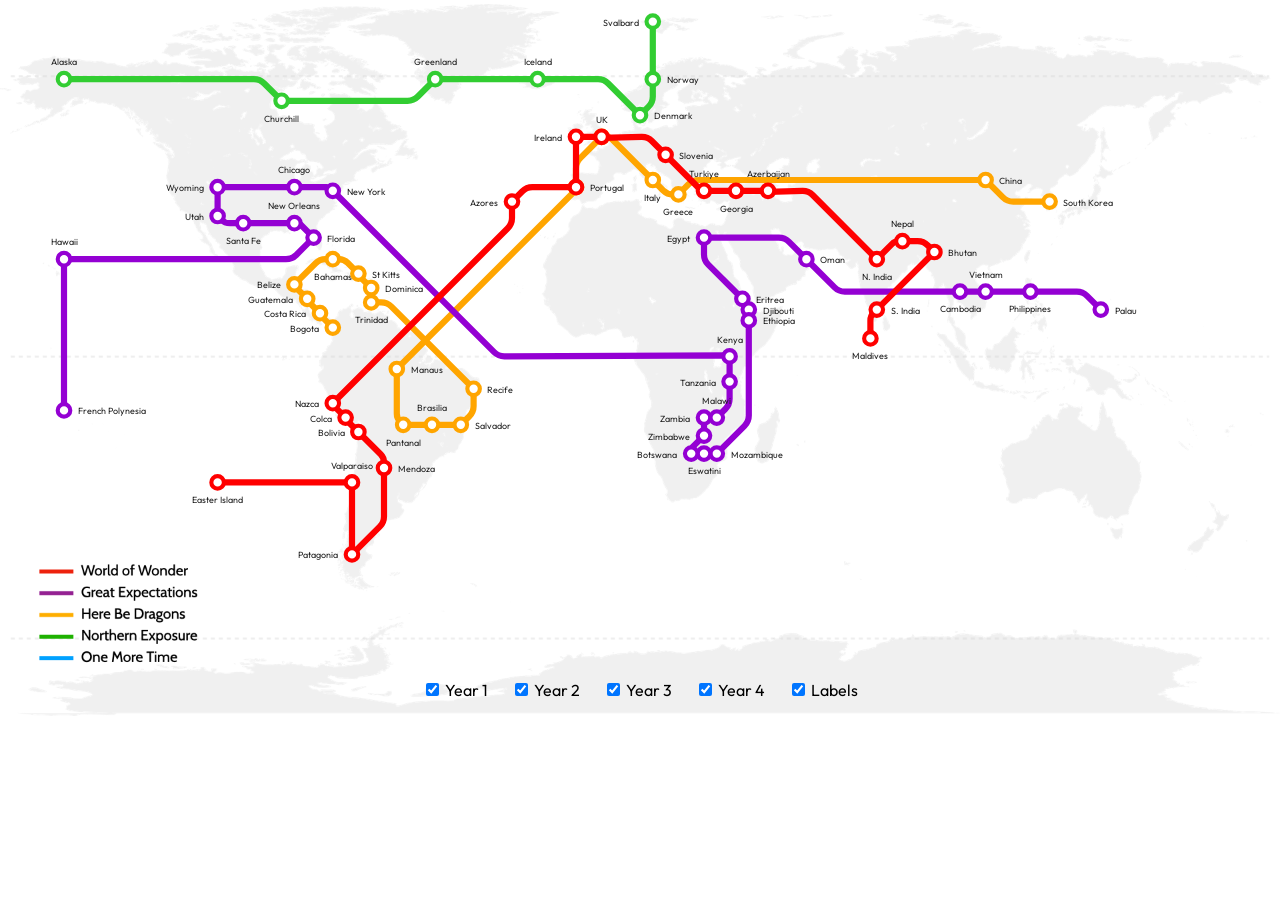
<file: index.html>
<!DOCTYPE html>
<html lang="en">
<head>
  <meta charset="UTF-8">
  <meta name="viewport" content="width=device-width, initial-scale=1.0">
  <title>Stylised Route Map (Clean Joins)</title>

  <link href="https://fonts.googleapis.com/css2?family=Material+Symbols+Outlined" rel="stylesheet">

  <link rel="preconnect" href="https://fonts.googleapis.com">
  <link rel="preconnect" href="https://fonts.gstatic.com" crossorigin>
  <link href="https://fonts.googleapis.com/css2?family=Outfit:wght@100..900&display=swap" rel="stylesheet">

  <style>
    body { font-family: Outfit, sans-serif; margin:0; padding:0px; text-align:center; }

    .controls { margin: -40px; }
    label { margin: 0 10px; cursor: pointer; }

    .map-container { position: relative; display:inline-block; max-width:100%; }
    .map-container img { width:100%; display:block; }

    svg { position:absolute; top:0; left:0; width:100%; height:100%; }

    .label { font-size:0.7vw; fill:#222; }

    /* PANEL */
    #info-panel {
      position: fixed;
      top: 0; right: 0;
      width: 360px;
      height: 100vh;
      background: #fff;
      border-left: 1px solid #ddd;
      overflow-y: auto;
      transform: translateX(100%);
      transition: transform 0.22s ease;
      z-index: 100;
      text-align: center;
    }

    #info-panel.open { transform: translateX(0); }

    #panel-header {
      padding: 16px 14px 12px;
      border-bottom: 1px solid #eee;
      display: flex;
      justify-content: space-between;
      gap: 8px;
      position: sticky;
      top: 0;
      background: #fff;
      z-index: 2;
    }

    /* UPDATED HEADINGS (your request #1) */
    #panel-title {
      font-size: 24px;
      font-weight: 700;
      color: #111;
    }

    #panel-subtitle {
      font-size: 12px;
      color: #888;
      margin-top: 2px;
      text-align: left;
    }

    #panel-close {
      background: none;
      border: none;
      color: #aaa;
      font-size: 20px;
      cursor: pointer;
    }

    #panel-body {
      padding: 12px 14px 24px;
      display: flex;
      flex-direction: column;
      gap: 10px;
    }

    /* CARD HEADINGS UPDATED */
    .info-card-label {
      font-size: 16px;
      font-weight: 700;
      text-transform: none;
      letter-spacing: 0;
      color: #333;
      margin-bottom: 8px;
    }

    .info-card {
      background: #f8f8f8;
      border: 1px solid #e8e8e8;
      border-radius: 8px;
      padding: 12px 13px;
    }

    .info-card p {
      font-size: 14px;
      color: #555;
      line-height: 1.5;
    }

    /* Best time to go */
    .besttime-grid {
      display: grid !important;
      grid-template-columns: repeat(12, 1fr);
      gap: 4px;
      margin-top: 6px;
    }

    .besttime-cell {

      height: 26px;
      border-radius: 6px;
      display: flex;
      align-items: center;
      justify-content: center;
      font-size: 11px;
      font-weight: 700;
      color: #fff;
      text-transform: uppercase;
    }

    .best { background: #2ecc71; }
    .shoulder { background: #f39c12; }
    .worst { background: #e74c3c; }

    #besttime-text {
      margin-top: 10px;
      font-size: 14px;
      color: #555;
      line-height: 1.4;
    }

    /* WEATHER */
    .weather-grid {
      display: grid;
      grid-template-columns: repeat(4, 1fr);
      gap: 4px;
    }

    .weather-month {
      background: #fff;
      border: 1px solid #e8e8e8;
      border-radius: 6px;
      padding: 6px 3px;
      text-align: center;
    }

    .wm-name {
      font-size: 12px;
      font-weight: 700;
      text-transform: uppercase;
      color: #999;
    }

    .wm-rain {
      font-size: 11px;
      font-weight: 700;
      color: deepskyblue;
    }

    /* BIGGER ICONS (request #4) */
    .weather-icon {
      font-size: 26px;
      display: block;
      margin: 4px 0;
    }

    .wm-hi { font-size: 14px; font-weight: 600; }
    .wm-lo { font-size: 10px; color: #888; }

    /* COST OF LIVING */
    .cost-row {
      display:flex;
      justify-content:space-between;
      font-size:14px;
      padding:5px 0;
      border-bottom:1px solid #eee;
    }

    .cost-value { font-weight:600; }

    .cost-positive { color:#c0392b; } /* expensive */
    .cost-negative { color:#27ae60; } /* cheaper */
    .cost-neutral  { color:#222; }

    /* WATER PANEL BACKGROUND STATES (request #3) */
    .water-safe {
      background: #e8f4ed;
    }

    .water-caution {
      background: #fef8e7;
    }

    .material-symbols-outlined {
      font-variation-settings:
        'FILL' 0,
        'wght' 400,
        'GRAD' 0,
        'opsz' 24;
    }

    /* Water header layout (icon + label on same line) */
    .water-header {
      display: block;
      align-items: center;
      gap: 8px;
      margin-bottom: 6px;
    }

    #panel-backdrop {
      display:none;
      position:fixed;
      inset:0;
      background:rgba(0,0,0,0.2);
      z-index:99;
    }

    #panel-backdrop.open { display:block; }
  </style>
</head>
<body>

  <div class="map-container">
    <img id="mapImage" src="maps/maps.001.png" alt="Map">
    <svg id="overlay"></svg>
    <div class="controls">
      <label><input type="checkbox" checked onchange="drawRoutes()" id="toggleYear1"> Year 1</label>
      <label><input type="checkbox" checked onchange="drawRoutes()" id="toggleYear2"> Year 2</label>
      <label><input type="checkbox" checked onchange="drawRoutes()" id="toggleYear3"> Year 3</label>
      <label><input type="checkbox" checked onchange="drawRoutes()" id="toggleYear4"> Year 4</label>
      <label><input type="checkbox" checked onchange="drawRoutes()" id="toggleLabels"> Labels</label>
    </div>
  </div>

  <div id="panel-backdrop"></div>
  <div id="info-panel">
    <div id="panel-header">
      <div>
        <div id="panel-title"></div>
        <div id="panel-subtitle"></div>
      </div>
      <button id="panel-close">✕</button>
    </div>
    <div id="panel-body">
      <div class="info-card" id="card-besttime">
        <div class="info-card-label">When to go</div>
        <div id="besttime-grid" class="besttime-grid"></div>
        <div id="besttime-text"></div>
      </div>
      <div class="info-card" id="card-climate">
        <div class="info-card-label">Climate</div>
        <div class="shimmer" style="width:60%;margin-bottom:6px"></div>
        <div class="weather-grid">
          <div class="weather-month"><div class="shimmer" style="height:48px"></div></div>
          <div class="weather-month"><div class="shimmer" style="height:48px"></div></div>
          <div class="weather-month"><div class="shimmer" style="height:48px"></div></div>
          <div class="weather-month"><div class="shimmer" style="height:48px"></div></div>
        </div>
      </div>
      <div class="info-card" id="card-cost">
        <div class="info-card-label">Cost of Living</div>
        <div class="shimmer" style="width:60%"></div>
        <div class="shimmer" style="width:80%;margin-top:4px"></div>
      </div>
      <div class="info-card" id="card-water">
        <div class="info-card-label">Water Safety</div>
        <div class="shimmer" style="width:50%"></div>
      </div>
    </div>
  </div>

  <script>
    const routes = [
      {
        name: "Year 4", color: "limegreen", toggleId: "toggleYear4",
        points: [
          { x: 5,    y: 11,   label: "Alaska",       labelPos: "above", startMode: "horizontal" },
          { x: 22,   y: 14,   label: "Churchill",    labelPos: "below", startMode: "horizontal" },
          { x: 34,   y: 11,   label: "Greenland",    labelPos: "above", startMode: "" },
          { x: 42,   y: 11,   label: "Iceland",      labelPos: "above", startMode: "horizontal" },
          { x: 50,   y: 16,   label: "Denmark",      labelPos: "right",  startMode: "" },
          { x: 51,   y: 11,   label: "Norway",       labelPos: "",      startMode: "" },
          { x: 51,   y: 3,    label: "Svalbard",     labelPos: "left",  startMode: "" },
          
        ]
      },
      {
        name: "Year 3", color: "orange", toggleId: "toggleYear3",
        points: [
          { x: 26,   y: 45.5, label: "Bogota",    labelPos: "left", startMode: "" },  
          { x: 25,   y: 43.5, label: "Costa Rica",    labelPos: "left", startMode: "" },
          { x: 24,   y: 41.5, label: "Guatemala",      labelPos: "left",  startMode: "" },
          { x: 23,   y: 39.5, label: "Belize",        labelPos: "left",  startMode: "" },
          
          { x: 26,   y: 36,   label: "Bahamas",  labelPos: "below", startMode: "horizontal" },
          { x: 28,   y: 38,   label: "St Kitts",  labelPos: "right", startMode: "horizontal" },
          { x: 29,   y: 40,   label: "Dominica",    labelPos: "",      startMode: "" },
          { x: 29,   y: 42,   label: "Trinidad",    labelPos: "below",      startMode: "horizontal" },
          { x: 37,   y: 54,   label: "Recife",        labelPos: "",      startMode: "vertical" },
          { x: 36,   y: 59,   label: "Salvador",   labelPos: "",      startMode: "" },
          { x: 33.75,   y: 59,   label: "Brasilia",   labelPos: "above",      startMode: "" },
          { x: 31.5,   y: 59,   label: "Pantanal",      labelPos: "below", startMode: "" },
          { x: 31,   y: 51.25,   label: "Manaus",        labelPos: "vertical",      startMode: "" },
          { x: 45,   y: 26,   label: "",     labelPos: "below", startMode: "vertical" },
          
          { x: 47,   y: 19,   label: "",              labelPos: "above", startMode: "horizontal" },
          { x: 51,   y: 25,   label: "Italy",      labelPos: "below",  startMode: "" },
          { x: 53,   y: 27,   label: "Greece",      labelPos: "below",  startMode: "" },
          { x: 77,   y: 25,   label: "China",         labelPos: "",      startMode: "" },
          { x: 82,   y: 28,   label: "South Korea",   labelPos: "",      startMode: "" }
        ]
      },
      {
        name: "Year 2", color: "darkviolet", toggleId: "toggleYear2",
        points: [
          { x: 86,   y: 43,   label: "Palau",          labelPos: "right", startMode: "" },
          { x: 80.5, y: 40.5, label: "Philippines",    labelPos: "below", startMode: "" },
          { x: 77,   y: 40.5, label: "Vietnam",        labelPos: "above", startMode: "" },
          { x: 75,   y: 40.5, label: "Cambodia",       labelPos: "below", startMode: "horizontal" },
          { x: 63,   y: 36,   label: "Oman",           labelPos: "right",  startMode: "" },
          { x: 55,   y: 33,   label: "Egypt",        labelPos: "left",  startMode: "vertical" },
          { x: 58,   y: 41.5,   label: "Eritrea",        labelPos: "right",  startMode: "" },
          { x: 58.5,   y: 43,   label: "Djibouti",       labelPos: "right",  startMode: "" },
          { x: 58.5,   y: 44.5, label: "Ethiopia",       labelPos: "right",  startMode: "vertical" },
          { x: 56,   y: 63,   label: "Mozambique",     labelPos: "right", startMode: "" },
          { x: 55,   y: 63,   label: "Eswatini",     labelPos: "below", startMode: "" },
          { x: 54,   y: 63,   label: "Botswana",       labelPos: "left", startMode: "vertical" },
          { x: 55,   y: 60.5,   label: "Zimbabwe",       labelPos: "left", startMode: "" },
          { x: 55, y: 58, label: "Zambia",         labelPos: "left", startMode: "" },
          { x: 56,   y: 58,   label: "Malawi",         labelPos: "above", startMode: "" },
          { x: 57,   y: 53,   label: "Tanzania",       labelPos: "left",      startMode: "" },
          { x: 57,   y: 49.5, label: "Kenya",          labelPos: "above",      startMode: "vertical" },
          { x: 26,   y: 26.5, label: "New York",       labelPos: "right", startMode: "" },
          { x: 23,   y: 26, label: "Chicago",        labelPos: "above", startMode: "" },
          { x: 17,   y: 26,   label: "Wyoming",        labelPos: "left",  startMode: "vertical" },
          { x: 17,   y: 30,   label: "Utah",           labelPos: "left",  startMode: "" },
          { x: 19,   y: 31,   label: "Santa Fe",       labelPos: "below", startMode: "" },
          { x: 23,   y: 31,   label: "New Orleans",    labelPos: "above", startMode: "horizontal" },
          { x: 24.5, y: 33,   label: "Florida",        labelPos: "right", startMode: "" },
          { x: 5,    y: 36,   label: "Hawaii",         labelPos: "above", startMode: "" },
          { x: 5,    y: 57,   label: "French Polynesia", labelPos: "",    startMode: "" }
        ]
      },
      {
        name: "Year 1", color: "red", toggleId: "toggleYear1",
        points: [
          { x: 17,   y: 67,   label: "Easter Island",labelPos: "below", startMode: "" },  
          { x: 27.5,   y: 67, label: "Valparaiso",   labelPos: "above", startMode: "" },
          { x: 27.5,   y: 77, label: "Patagonia",    labelPos: "left",  startMode: "" },
          { x: 30,   y: 65,   label: "Mendoza",      labelPos: "",      startMode: "vertical" },
          { x: 28,   y: 60,   label: "Bolivia",      labelPos: "left",      startMode: "" },
          { x: 27,   y: 58,   label: "Colca",        labelPos: "left",      startMode: "" },
          { x: 26,   y: 56,   label: "Nazca",        labelPos: "left",      startMode: "" },
          { x: 40,   y: 28,   label: "Azores",       labelPos: "left",  startMode: "" },
          { x: 45,   y: 26,   label: "Portugal",     labelPos: "right", startMode: "diagonal" },
          { x: 45,   y: 19,   label: "Ireland",      labelPos: "left",  startMode: "vertical" },
          { x: 47,   y: 19,   label: "UK",           labelPos: "above",  startMode: "vertical" },
          { x: 52,   y: 21.5, label: "Slovenia",     labelPos: "right", startMode: "" },
          { x: 55,   y: 26.5, label: "Turkiye",      labelPos: "above", startMode: "" },
          { x: 57.5, y: 26.5, label: "Georgia",      labelPos: "below", startMode: "" },
          { x: 60,   y: 26.5, label: "Azerbaijan",   labelPos: "above", startMode: "vertical" },
          { x: 68.5, y: 36,   label: "N. India",     labelPos: "below", startMode: "" },
          { x: 70.5, y: 33.5, label: "Nepal",        labelPos: "above", startMode: "horizontal" },
          { x: 73,   y: 35,   label: "Bhutan",       labelPos: "right", startMode: "vertical" },
          { x: 68.5, y: 43,   label: "S. India",     labelPos: "right", startMode: "" },
          { x: 68,   y: 47,   label: "Maldives",     labelPos: "below", startMode: "" }
        ]
      }
    ];

    // ── Stop metadata ────────────────────────────────────────────
    const STOP_DATA = {
      "Alaska":           { lat: 64.2,  lon:-153.4, water:"safe",    waterNote:"Safe in cities; varies remotely.",          country:"United States" },
      "Churchill":        { lat: 58.7,  lon: -94.2, water:"safe",    waterNote:"Safe municipal water.",                     country:"Canada" },
      "Greenland":        { lat: 72.0,  lon: -40.0, water:"safe",    waterNote:"Tap water is safe.",                        country:"Denmark" },
      "Iceland":          { lat: 64.9,  lon: -18.0, water:"safe",    waterNote:"Among the purest tap water in the world.",  country:"Iceland" },
      "Norway":           { lat: 60.5,  lon:   8.5, water:"safe",    waterNote:"Excellent tap water throughout.",           country:"Norway" },
      "Svalbard":         { lat: 78.2,  lon:  15.6, water:"safe",    waterNote:"Safe in Longyearbyen.",                     country:"Norway" },
      "Denmark":          { lat: 56.0,  lon:  10.0, water:"safe",    waterNote:"Safe throughout Denmark.",                  country:"Denmark" },
      "Budapest":         { lat: 47.5,  lon:  19.0, water:"safe",    waterNote:"Tap water is safe.",                        country:"Hungary" },
      "Belize":           { lat: 17.3,  lon: -88.5, water:"caution", waterNote:"Stick to bottled water.",                   country:"Belize" },
      "Honduras":         { lat: 15.2,  lon: -86.2, water:"caution", waterNote:"Bottled water recommended.",                country:"Honduras" },
      "Costa Rica":       { lat:  9.7,  lon: -83.8, water:"safe",    waterNote:"Safe in most urban areas.",                 country:"Costa Rica" },
      "Sint Maarten":     { lat: 18.0,  lon: -63.1, water:"caution", waterNote:"Use bottled water to be safe.",             country:"Netherlands" },
      "Guadeloupe":       { lat: 16.3,  lon: -61.4, water:"safe",    waterNote:"Tap water meets EU standards.",             country:"France" },
      "Martinique":       { lat: 14.6,  lon: -61.0, water:"safe",    waterNote:"Tap water meets EU standards.",             country:"France" },
      "Manaus":           { lat: -3.1,  lon: -60.0, water:"caution", waterNote:"Use bottled water.",                        country:"Brazil" },
      "Pantanal":         { lat:-17.0,  lon: -57.0, water:"caution", waterNote:"Use filtered or bottled water.",            country:"Brazil" },
      "Salvador":         { lat:-12.98, lon:-38.50, water:"caution", waterNote:"Bottled water recommended.",                country:"Brazil" },
      "Recife":           { lat: -8.0,  lon: -34.9, water:"caution", waterNote:"Use bottled water.",                        country:"Brazil" },
      "Poland":           { lat: 52.0,  lon:  20.0, water:"safe",    waterNote:"Safe in cities.",                           country:"Poland" },
      "Latvia":           { lat: 56.9,  lon:  24.1, water:"safe",    waterNote:"Tap water is safe.",                        country:"Latvia" },
      "Finland":          { lat: 64.0,  lon:  26.0, water:"safe",    waterNote:"Some of the best tap water in Europe.",     country:"Finland" },
      "Turkmenistan":     { lat: 40.0,  lon:  59.0, water:"caution", waterNote:"Use bottled water.",                        country:"Turkmenistan" },
      "Mongolia":         { lat: 46.9,  lon: 103.0, water:"caution", waterNote:"Bottled water recommended outside cities.", country:"Mongolia" },
      "China":            { lat: 35.0,  lon: 105.0, water:"caution", waterNote:"Do not drink tap water.",                   country:"China" },
      "South Korea":      { lat: 36.5,  lon: 127.8, water:"safe",    waterNote:"Safe; many locals prefer filtered.",        country:"South Korea" },
      "Philippines":      { lat: 12.9,  lon: 121.8, water:"caution", waterNote:"Use bottled water.",                        country:"Philippines" },
      "Vietnam":          { lat: 14.1,  lon: 108.3, water:"caution", waterNote:"Do not drink tap water.",                   country:"Vietnam" },
      "Cambodia":         { lat: 12.6,  lon: 104.9, water:"caution", waterNote:"Use bottled water.",                        country:"Cambodia" },
      "Oman":             { lat: 21.0,  lon:  57.0, water:"safe",    waterNote:"Safe in cities.",                           country:"Oman" },
      "Jordan":           { lat: 31.0,  lon:  36.5, water:"caution", waterNote:"Bottled water preferred.",                  country:"Jordan" },
      "Egypt":            { lat: 26.8,  lon:  30.8, water:"caution", waterNote:"Use bottled water.",                        country:"Egypt" },
      "Eritrea":          { lat: 15.2,  lon:  39.8, water:"caution", waterNote:"Use bottled or purified water.",            country:"Eritrea" },
      "Ethiopia":         { lat:  9.1,  lon:  40.5, water:"caution", waterNote:"Use bottled or purified water.",            country:"Ethiopia" },
      "Kenya":            { lat: -1.0,  lon:  37.0, water:"caution", waterNote:"Use bottled or purified water.",            country:"Kenya" },
      "Tanzania":         { lat: -6.4,  lon:  34.9, water:"caution", waterNote:"Use bottled water.",                        country:"Tanzania" },
      "Zimbabwe":         { lat:-19.0,  lon:  29.7, water:"caution", waterNote:"Bottled water essential.",                  country:"Zimbabwe" },
      "Cape Town":        { lat:-33.9,  lon:  18.4, water:"safe",    waterNote:"Safe; mind drought restrictions.",          country:"South Africa" },
      "New York":         { lat: 40.7,  lon: -74.0, water:"safe",    waterNote:"High quality tap water.",                   country:"United States" },
      "New Orleans":      { lat: 29.9,  lon: -90.1, water:"safe",    waterNote:"Tap water is safe.",                        country:"United States" },
      "Utah":             { lat: 39.3,  lon:-111.1, water:"safe",    waterNote:"Tap water is safe.",                        country:"United States" },
      "California":       { lat: 36.7,  lon:-119.4, water:"safe",    waterNote:"Tap water is safe.",                        country:"United States" },
      "Wyoming":          { lat: 43.0,  lon:-107.5, water:"safe",    waterNote:"Tap water is safe.",                        country:"United States" },
      "Montana":          { lat: 46.9,  lon:-110.4, water:"safe",    waterNote:"Tap water is safe.",                        country:"United States" },
      "Washington":       { lat: 47.4,  lon:-120.6, water:"safe",    waterNote:"Tap water is safe.",                        country:"United States" },
      "Canada":           { lat: 60.0,  lon: -95.0, water:"safe",    waterNote:"Safe in cities.",                           country:"Canada" },
      "Hawaii":           { lat: 20.8,  lon:-156.3, water:"safe",    waterNote:"Tap water is safe.",                        country:"United States" },
      "French Polynesia": { lat:-17.7,  lon:-149.4, water:"caution", waterNote:"Use bottled water on most islands.",        country:"France" },
      "Patagonia":        { lat:-51.6,  lon: -72.8, water:"safe",    waterNote:"Safe in towns; check in backcountry.",      country:"Argentina" },
      "Santiago":         { lat:-33.4,  lon: -70.6, water:"safe",    waterNote:"Safe in Santiago.",                         country:"Chile" },
      "Easter Island":    { lat:-27.1,  lon:-109.4, water:"caution", waterNote:"Use bottled water.",                        country:"Chile" },
      "Bolivia":          { lat:-16.5,  lon: -64.0, water:"caution", waterNote:"Use bottled water.",                        country:"Bolivia" },
      "Nazca":            { lat:-14.8,  lon: -74.9, water:"caution", waterNote:"Use bottled water.",                        country:"Peru" },
      "Cusco":            { lat:-13.5,  lon: -71.9, water:"caution", waterNote:"Use bottled water.",                        country:"Peru" },
      "Cape Verde":       { lat: 16.0,  lon: -24.0, water:"caution", waterNote:"Use bottled water.",                        country:"Cape Verde" },
      "Azores":           { lat: 37.7,  lon: -25.7, water:"safe",    waterNote:"Tap water is safe.",                        country:"Portugal" },
      "Portugal":         { lat: 39.6,  lon:  -8.0, water:"safe",    waterNote:"Safe throughout Portugal.",                 country:"Portugal" },
      "UK":               { lat: 54.0,  lon:  -2.0, water:"safe",    waterNote:"Excellent tap water quality.",              country:"United Kingdom" },
      "Greece":           { lat: 39.0,  lon:  22.0, water:"safe",    waterNote:"Safe in Athens and most cities.",           country:"Greece" },
      "Turkiye":          { lat: 39.0,  lon:  35.0, water:"caution", waterNote:"Bottled water preferred.",                  country:"Turkey" },
      "Azerbaijan":       { lat: 40.3,  lon:  47.6, water:"caution", waterNote:"Use bottled water.",                        country:"Azerbaijan" },
      "India":            { lat: 20.6,  lon:  79.0, water:"caution", waterNote:"Use bottled or filtered water everywhere.", country:"India" },
      "Nepal":            { lat: 28.0,  lon:  84.0, water:"caution", waterNote:"Use bottled or boiled water.",              country:"Nepal" },
      "Bhutan":           { lat: 27.5,  lon:  90.4, water:"caution", waterNote:"Use bottled water.",                        country:"Bhutan" },
      "Maldives":         { lat:  3.2,  lon:  73.2, water:"safe",    waterNote:"Resorts provide safe desalinated water.",   country:"Maldives" },
      "Bogota":           { lat:  4.71, lon: -74.07, water:"caution", waterNote:"Drink filtered or bottled water if unsure.",        country:"Colombia" },
      "Guatemala":        { lat: 15.78, lon: -90.23, water:"caution", waterNote:"Bottled or purified water recommended.",           country:"Guatemala" },
      "Bahamas":          { lat: 25.03, lon: -77.40, water:"safe",    waterNote:"Tap water is generally safe in populated areas.", country:"Bahamas" },
      "St Kitts":         { lat: 17.36, lon: -62.78, water:"safe",    waterNote:"Tap water is generally safe.",                    country:"Saint Kitts and Nevis" },
      "Dominica":         { lat: 15.41, lon: -61.37, water:"safe",    waterNote:"Tap water is generally safe.",                    country:"Dominica" },
      "Trinidad":         { lat: 10.69, lon: -61.22, water:"safe",    waterNote:"Municipal tap water is generally safe.",          country:"Trinidad And Tobago" },
      "Salvador":         { lat:-12.98, lon: -38.50, water:"caution", waterNote:"Bottled water recommended.",                      country:"Brazil" },
      "Brasilia":         { lat:-15.79, lon: -47.88, water:"caution", waterNote:"Bottled water recommended.",                      country:"Brazil" },
      "Italy":            { lat: 42.50, lon:  12.50, water:"safe",    waterNote:"Tap water is safe throughout Italy.",             country:"Italy" },
      "Palau":            { lat:  7.51, lon: 134.58, water:"safe",    waterNote:"Tap water is safe in most hotels; bottled is common.", country:"Palau" },
      "Djibouti":         { lat: 11.82, lon:  42.59, water:"caution", waterNote:"Use bottled water.",                              country:"Djibouti" },
      "Mozambique":       { lat:-18.67, lon:  35.53, water:"caution", waterNote:"Use bottled or purified water.",                  country:"Mozambique" },
      "Eswatini":         { lat:-26.52, lon:  31.47, water:"caution", waterNote:"Use bottled or purified water.",                  country:"Eswatini" },
      "Botswana":         { lat:-22.33, lon:  24.68, water:"safe",    waterNote:"Tap water is generally safe in towns.",          country:"Botswana" },
      "Zambia":           { lat:-13.13, lon:  27.85, water:"caution", waterNote:"Use bottled water.",                              country:"Zambia" },
      "Malawi":           { lat:-13.25, lon:  34.30, water:"caution", waterNote:"Use bottled or purified water.",                  country:"Malawi" },
      "Chicago":          { lat: 41.88, lon: -87.63, water:"safe",    waterNote:"Excellent municipal tap water.",                 country:"United States" },
      "Santa Fe":         { lat: 35.69, lon:-105.94, water:"safe",    waterNote:"Tap water is safe.",                              country:"United States" },
      "Valparaiso":       { lat:-33.05, lon: -71.62, water:"safe",    waterNote:"Tap water is safe.",                              country:"Chile" },
      "Mendoza":          { lat:-32.89, lon: -68.84, water:"safe",    waterNote:"Tap water is generally safe.",                   country:"Argentina" },
      "Colca":            { lat:-15.61, lon: -72.09, water:"caution", waterNote:"Use bottled or purified water.",                  country:"Peru" },
      "Ireland":          { lat: 53.35, lon:  -8.00, water:"safe",    waterNote:"Excellent tap water throughout.",                country:"Ireland" },
      "Slovenia":         { lat: 46.15, lon:  14.99, water:"safe",    waterNote:"Excellent tap water.",                           country:"Slovenia" },
      "Georgia":          { lat: 42.32, lon:  43.36, water:"safe",    waterNote:"Tap water is generally safe in cities.",         country:"Georgia" },
      "N. India":         { lat: 28.61, lon:  77.21, water:"caution", waterNote:"Use bottled or filtered water everywhere.",       country:"India" },
      "S. India":         { lat: 12.97, lon:  77.59, water:"caution", waterNote:"Use bottled or filtered water everywhere.",       country:"India" }
    };

    // Best Time to Visit Info
    const BEST_TIME_TO_VISIT = {
      "United States": {
        months: ["Apr","May","Sep","Oct"],
        bestReason: "Mild temperatures across most regions; spring bloom and autumn foliage; lower humidity and fewer extreme weather events.",
        worstMonths: ["Jan","Feb","Jul","Aug","Dec"],
        worstReason: "Winter cold in northern states; peak summer heat and humidity; hurricane risk in some coastal regions."
      },

      "Canada": {
        months: ["Jun","Jul","Aug","Sep"],
        bestReason: "Warm weather, long daylight hours, and full access to national parks and outdoor travel routes.",
        worstMonths: ["Nov","Dec","Jan","Feb","Mar","Apr"],
        worstReason: "Severe winter conditions across most regions; limited accessibility and extreme cold."
      },

      "Denmark": {
        months: ["May","Jun","Jul","Aug","Sep"],
        bestReason: "Mild Nordic summer with long daylight hours and ideal cycling and coastal conditions.",
        worstMonths: ["Nov","Dec","Jan","Feb","Mar"],
        worstReason: "Cold, wet, and dark winter months reduce outdoor travel comfort."
      },

      "Hungary": {
        months: ["May","Jun","Sep"],
        bestReason: "Warm but comfortable temperatures ideal for Budapest and Danube activities.",
        worstMonths: ["Nov","Dec","Jan","Feb","Mar"],
        worstReason: "Cold winters and grey shoulder seasons reduce outdoor enjoyment."
      },

      "Belize": {
        months: ["Dec","Jan","Feb","Mar","Apr"],
        bestReason: "Dry season with calm seas and ideal diving conditions.",
        worstMonths: ["Jun","Jul","Aug","Sep","Oct"],
        worstReason: "Hurricane and rainy season reduces visibility and travel reliability."
      },

      "Honduras": {
        months: ["Feb","Mar","Apr"],
        bestReason: "Dry season with stable weather and good coastal conditions.",
        worstMonths: ["May","Jun","Jul","Aug","Sep","Oct"],
        worstReason: "Heavy rainfall and storm risk disrupt travel."
      },

      "Costa Rica": {
        months: ["Dec","Jan","Feb","Mar","Apr"],
        bestReason: "Dry season ideal for wildlife, beaches, and rainforest access.",
        worstMonths: ["Jun","Jul","Aug","Sep","Oct"],
        worstReason: "Heavy rainfall and muddy conditions reduce accessibility."
      },

      "Netherlands": {
        months: ["May","Jun","Jul","Aug","Sep"],
        bestReason: "Mild summer with long days ideal for cycling and canal cities.",
        worstMonths: ["Nov","Dec","Jan","Feb","Mar"],
        worstReason: "Cold, wet winters with limited daylight."
      },

      "France": {
        months: ["May","Jun","Sep"],
        bestReason: "Balanced weather with fewer crowds across cities, coast, and countryside.",
        worstMonths: ["Nov","Dec","Jan","Feb","Mar"],
        worstReason: "Winter cold and reduced daylight across most regions."
      },

      "Brazil": {
        months: ["May","Jun","Jul","Aug","Sep"],
        bestReason: "Dryer season with better access to Amazon and coastal regions.",
        worstMonths: ["Dec","Jan","Feb","Mar"],
        worstReason: "Wet season brings heavy rainfall and high humidity."
      },

      "Poland": {
        months: ["May","Jun","Jul","Aug","Sep"],
        bestReason: "Warm summers ideal for cities, mountains, and historical sites.",
        worstMonths: ["Nov","Dec","Jan","Feb","Mar"],
        worstReason: "Cold winters and short daylight hours."
      },

      "Latvia": {
        months: ["Jun","Jul","Aug"],
        bestReason: "Short warm summer with long daylight hours.",
        worstMonths: ["Oct","Nov","Dec","Jan","Feb","Mar","Apr"],
        worstReason: "Long cold seasons dominate the year."
      },

      "Finland": {
        months: ["Jun","Jul","Aug"],
        bestReason: "Midnight sun and warmest conditions for lakes and wilderness.",
        worstMonths: ["Oct","Nov","Dec","Jan","Feb","Mar","Apr"],
        worstReason: "Extreme winter darkness and freezing conditions."
      },

      "Turkmenistan": {
        months: ["Mar","Apr","Oct","Nov"],
        bestReason: "Moderate temperatures in an otherwise extreme desert climate.",
        worstMonths: ["May","Jun","Jul","Aug","Dec","Jan","Feb"],
        worstReason: "Extreme heat and cold make travel difficult."
      },

      "Mongolia": {
        months: ["Jun","Jul","Aug","Sep"],
        bestReason: "Short summer window for steppe and nomadic travel.",
        worstMonths: ["Nov","Dec","Jan","Feb","Mar","Apr"],
        worstReason: "Harsh winters with extreme cold and limited access."
      },

      "China": {
        months: ["Apr","May","Sep","Oct"],
        bestReason: "Spring and autumn provide balanced weather across regions.",
        worstMonths: ["Dec","Jan","Feb","Jul","Aug"],
        worstReason: "Cold winters and hot, humid summers."
      },

      "Republic of Korea": {
        months: ["Apr","May","Sep","Oct"],
        bestReason: "Cherry blossom spring and crisp autumn conditions.",
        worstMonths: ["Dec","Jan","Feb","Jul","Aug"],
        worstReason: "Monsoon summers and cold winters."
      },

      "Philippines": {
        months: ["Dec","Jan","Feb","Mar"],
        bestReason: "Dry season with calm seas and stable travel conditions.",
        worstMonths: ["May","Jun","Jul","Aug","Sep","Oct"],
        worstReason: "Typhoon season and heavy rainfall."
      },

      "Vietnam": {
        months: ["Nov","Dec","Jan","Feb","Mar"],
        bestReason: "Dry cooler season across most regions.",
        worstMonths: ["May","Jun","Jul","Aug","Sep"],
        worstReason: "Monsoon rains and regional storms."
      },

      "Cambodia": {
        months: ["Nov","Dec","Jan","Feb"],
        bestReason: "Dry season ideal for temples and travel.",
        worstMonths: ["May","Jun","Jul","Aug","Sep"],
        worstReason: "Heavy monsoon rains reduce accessibility."
      },

      "Oman": {
        months: ["Oct","Nov","Dec","Jan","Feb","Mar"],
        bestReason: "Cooler desert temperatures suitable for outdoor exploration.",
        worstMonths: ["May","Jun","Jul","Aug"],
        worstReason: "Extreme summer heat."
      },

      "Jordan": {
        months: ["Mar","Apr","May","Sep","Oct"],
        bestReason: "Mild weather ideal for desert and archaeological sites.",
        worstMonths: ["Jun","Jul","Aug","Dec","Jan"],
        worstReason: "Extreme heat or winter cold depending on season."
      },

      "Egypt": {
        months: ["Oct","Nov","Dec","Jan","Feb","Mar"],
        bestReason: "Mild winter conditions ideal for sightseeing.",
        worstMonths: ["May","Jun","Jul","Aug"],
        worstReason: "Extreme summer heat."
      },

      "Eritrea": {
        months: ["Nov","Dec","Jan","Feb"],
        bestReason: "Cooler dry season improves travel comfort.",
        worstMonths: ["Apr","May","Jun","Jul","Aug","Sep"],
        worstReason: "High heat and humidity most of the year."
      },

      "Ethiopia": {
        months: ["Oct","Nov","Dec","Jan","Feb"],
        bestReason: "Dry season with clear skies and trekking conditions.",
        worstMonths: ["Apr","May","Jun","Jul","Aug"],
        worstReason: "Heavy rains and limited access."
      },

      "Kenya": {
        months: ["Jan","Feb","Jun","Jul","Aug","Sep","Oct"],
        bestReason: "Dry seasons align with safari and wildlife visibility.",
        worstMonths: ["Apr","May","Nov"],
        worstReason: "Rainy seasons reduce accessibility."
      },

      "Tanzania": {
        months: ["Jun","Jul","Aug","Sep","Oct"],
        bestReason: "Dry season ideal for safari migration viewing.",
        worstMonths: ["Mar","Apr","May","Nov"],
        worstReason: "Long rains reduce accessibility."
      },

      "Zimbabwe": {
        months: ["May","Jun","Jul","Aug","Sep","Oct"],
        bestReason: "Dry season improves safari visibility.",
        worstMonths: ["Dec","Jan","Feb","Mar"],
        worstReason: "Wet season reduces wildlife concentration."
      },

      "South Africa": {
        months: ["Oct","Nov","Dec","Jan","Feb","Mar"],
        bestReason: "Warm, dry summer ideal for safari and coast.",
        worstMonths: ["May","Jun","Jul","Aug"],
        worstReason: "Winter reduces coastal and safari conditions."
      },

      "United Kingdom": {
        months: ["May","Jun","Jul","Aug","Sep"],
        bestReason: "Mild summer with long daylight hours.",
        worstMonths: ["Nov","Dec","Jan","Feb","Mar"],
        worstReason: "Cold, wet winters with limited daylight."
      },

      "Greece": {
        months: ["May","Jun","Sep","Oct"],
        bestReason: "Warm but not peak heat; ideal for islands and ruins.",
        worstMonths: ["Nov","Dec","Jan","Feb","Mar"],
        worstReason: "Cooler winters with reduced island activity."
      },

      "Türkiye": {
        months: ["Apr","May","Sep","Oct"],
        bestReason: "Balanced spring and autumn conditions.",
        worstMonths: ["Dec","Jan","Feb","Jul","Aug"],
        worstReason: "Extreme summer heat and winter cold."
      },

      "Azerbaijan": {
        months: ["Apr","May","Sep","Oct"],
        bestReason: "Mild transitional seasons.",
        worstMonths: ["Dec","Jan","Feb","Jul","Aug"],
        worstReason: "Hot summers and cold winters."
      },

      "India": {
        months: ["Nov","Dec","Jan","Feb"],
        bestReason: "Post-monsoon dry season with cooler temperatures.",
        worstMonths: ["Apr","May","Jun","Jul","Aug","Sep"],
        worstReason: "Heatwaves and monsoon rains across regions."
      },

      "Nepal": {
        months: ["Mar","Apr","Oct","Nov"],
        bestReason: "Clear skies ideal for trekking and mountain views.",
        worstMonths: ["May","Jun","Jul","Aug","Dec","Jan"],
        worstReason: "Monsoon rains and winter cold."
      },

      "Bhutan": {
        months: ["Mar","Apr","Oct","Nov"],
        bestReason: "Clear Himalayan visibility and trekking conditions.",
        worstMonths: ["May","Jun","Jul","Aug","Dec","Jan"],
        worstReason: "Monsoon and winter restrict travel."
      },

      "Maldives": {
        months: ["Nov","Dec","Jan","Feb","Mar","Apr"],
        bestReason: "Dry season with calm seas and diving visibility.",
        worstMonths: ["Jun","Jul","Aug","Sep"],
        worstReason: "Monsoon season reduces visibility and increases rain."
      },
      "Iceland": {
        months: ["Jun","Jul","Aug"],
        bestReason: "Midnight sun and accessible roads.",
        worstMonths: ["Oct","Nov","Dec","Jan","Feb","Mar","Apr"],
        worstReason: "Harsh winter conditions and limited daylight."
      },
      "Australia": {
        months: ["Mar","Apr","Sep","Oct","Nov"],
        bestReason: "Mild spring and autumn conditions across most regions; great for cities, beaches, and outback travel without peak heat.",
        worstMonths: ["Dec","Jan","Feb"],
        worstReason: "Extreme summer heat in many regions and peak domestic travel crowds."
      },
      "New Zealand": {
        months: ["Nov","Dec","Jan","Feb","Mar"],
        bestReason: "Warm, stable summer ideal for hiking, fjords, and outdoor travel.",
        worstMonths: ["Jun","Jul","Aug"],
        worstReason: "Cold, wet winter conditions, especially in the South Island."
      },
      "Mexico": {
        months: ["Nov","Dec","Jan","Feb","Mar","Apr"],
        bestReason: "Dry season with warm temperatures and good coastal conditions.",
        worstMonths: ["Jun","Jul","Aug","Sep","Oct"],
        worstReason: "Hurricane risk on coasts and heavy rain inland."
      },
      "Argentina": {
        months: ["Oct","Nov","Dec","Mar","Apr"],
        bestReason: "Spring and autumn offer balanced weather for Patagonia and cities like Buenos Aires.",
        worstMonths: ["Jun","Jul","Aug"],
        worstReason: "Cold winter in the south and Andes regions."
      },
      "Chile": {
        months: ["Oct","Nov","Dec","Mar","Apr"],
        bestReason: "Mild shoulder seasons ideal for Patagonia, Atacama, and coastal regions.",
        worstMonths: ["Jun","Jul","Aug"],
        worstReason: "Cold, wet winter in the south; snow impacts mountain travel."
      },
      "Peru": {
        months: ["May","Jun","Jul","Aug","Sep"],
        bestReason: "Dry season ideal for Machu Picchu and Andes trekking.",
        worstMonths: ["Jan","Feb","Mar"],
        worstReason: "Heavy rains in the Andes and potential trail closures."
      },
      "Uruguay": {
        months: ["Nov","Dec","Jan","Feb","Mar"],
        bestReason: "Warm summer beach season with pleasant coastal weather.",
        worstMonths: ["Jun","Jul","Aug"],
        worstReason: "Cool, damp winter with reduced beach appeal."
      },
      "Spain": {
        months: ["Apr","May","Jun","Sep","Oct"],
        bestReason: "Warm but not extreme heat; great for cities, coastlines, and islands.",
        worstMonths: ["Jul","Aug"],
        worstReason: "Intense summer heat, especially inland, and peak tourist crowds."
      },
      "Italy": {
        months: ["Apr","May","Sep","Oct"],
        bestReason: "Comfortable temperatures and fewer crowds across cities and countryside.",
        worstMonths: ["Jul","Aug"],
        worstReason: "High heat and heavy tourist congestion."
      },
      "Germany": {
        months: ["May","Jun","Jul","Aug","Sep"],
        bestReason: "Mild summer with long daylight and great conditions for cities and nature.",
        worstMonths: ["Nov","Dec","Jan","Feb"],
        worstReason: "Cold, grey winters with limited daylight."
      },
      "Austria": {
        months: ["May","Jun","Jul","Aug","Sep"],
        bestReason: "Warm alpine summer ideal for hiking and scenic towns.",
        worstMonths: ["Nov","Dec","Jan","Feb"],
        worstReason: "Cold winters except for ski season-specific travel."
      },
      "Japan": {
        months: ["Mar","Apr","May","Oct","Nov"],
        bestReason: "Cherry blossom spring and colourful autumn foliage with mild weather.",
        worstMonths: ["Jun","Jul","Aug"],
        worstReason: "Hot, humid summer and rainy season (tsuyu)."
      },
      "Thailand": {
        months: ["Nov","Dec","Jan","Feb"],
        bestReason: "Dry season with pleasant temperatures and ideal island conditions.",
        worstMonths: ["May","Jun","Jul","Aug","Sep","Oct"],
        worstReason: "Monsoon rains and high humidity."
      },
      "Malaysia": {
        months: ["Jun","Jul","Aug","Sep"],
        bestReason: "Relatively drier period for parts of the country, especially west coast.",
        worstMonths: ["Oct","Nov","Dec","Jan"],
        worstReason: "Monsoon season brings heavy rainfall and humidity."
      },
      "Singapore": {
        months: ["Feb","Mar","Jun","Jul","Aug"],
        bestReason: "Slightly drier periods with still-warm but manageable conditions.",
        worstMonths: ["Nov","Dec","Jan"],
        worstReason: "Heavier monsoon rainfall periods."
      },
      "Indonesia": {
        months: ["May","Jun","Jul","Aug","Sep"],
        bestReason: "Dry season with good conditions across Bali and Java.",
        worstMonths: ["Nov","Dec","Jan","Feb","Mar"],
        worstReason: "Wet season with heavy rain and humidity."
      },
      "Sri Lanka": {
        months: ["Dec","Jan","Feb","Mar"],
        bestReason: "Dry season on the west and south coasts with good beach conditions.",
        worstMonths: ["May","Jun","Jul","Aug","Sep"],
        worstReason: "Monsoon seasons affect different parts of the island."
      },
      "Taiwan": {
        months: ["Oct","Nov","Mar","Apr"],
        bestReason: "Mild temperatures and lower rainfall in shoulder seasons.",
        worstMonths: ["Jun","Jul","Aug","Sep"],
        worstReason: "Typhoon season and high humidity."
      },
      "Hong Kong": {
        months: ["Oct","Nov","Mar","Apr"],
        bestReason: "Clear skies and mild temperatures ideal for hiking and city exploration.",
        worstMonths: ["Jun","Jul","Aug","Sep"],
        worstReason: "Hot, humid summers and typhoon risk."
      },
      "Madagascar": {
        months: ["Apr","May","Jun","Jul","Aug","Sep","Oct"],
        bestReason: "Dry season with better wildlife viewing and travel conditions.",
        worstMonths: ["Jan","Feb","Mar"],
        worstReason: "Cyclone season and heavy rains."
      },
      "Mauritius": {
        months: ["May","Jun","Jul","Aug","Sep","Oct"],
        bestReason: "Cooler, drier months with good beach conditions.",
        worstMonths: ["Jan","Feb","Mar"],
        worstReason: "Cyclone season and high humidity."
      },
      "Norway": {
        months: ["Jun","Jul","Aug","Sep"],
        bestReason: "Mild summer conditions with long daylight hours, ideal for fjords, hiking, and coastal travel.",
        worstMonths: ["Nov","Dec","Jan","Feb","Mar"],
        worstReason: "Cold, dark winter with snow and limited daylight outside ski-focused travel."
      },
      "Bolivia": {
        months: ["May","Jun","Jul","Aug","Sep"],
        bestReason: "Dry season offers clear skies for Andes, salt flats, and high-altitude travel.",
        worstMonths: ["Dec","Jan","Feb","Mar"],
        worstReason: "Rainy season makes roads difficult and can flood salt flat regions."
      },
      "Cabo Verde": {
        months: ["Nov","Dec","Jan","Feb","Mar","Apr"],
        bestReason: "Dry, sunny season ideal for beaches, hiking, and Atlantic island hopping.",
        worstMonths: ["Aug","Sep","Oct"],
        worstReason: "Rainy and humid period with higher chance of storms."
      },
      "French Polynesia": {
        months: ["May","Jun","Jul","Aug","Sep","Oct"],
        bestReason: "Dryer, cooler season with excellent lagoon visibility and calmer seas.",
        worstMonths: ["Dec","Jan","Feb","Mar"],
        worstReason: "Wet season with higher humidity and tropical storms."
      },
      "Colombia": {
  months: ["Dec","Jan","Feb","Mar"],
  bestReason: "Dry season across much of the country, ideal for Bogotá, the Coffee Region and Caribbean coast.",
  worstMonths: ["Apr","May","Oct","Nov"],
  worstReason: "Rainy seasons can disrupt hiking and make travel less comfortable."
},

"Guatemala": {
  months: ["Nov","Dec","Jan","Feb","Mar","Apr"],
  bestReason: "Dry season with pleasant temperatures for volcanoes, Mayan ruins and colonial cities.",
  worstMonths: ["May","Jun","Jul","Aug","Sep","Oct"],
  worstReason: "Rainy season brings frequent afternoon storms and muddy hiking trails."
},

"Bahamas": {
  months: ["Dec","Jan","Feb","Mar","Apr"],
  bestReason: "Warm, dry weather with calm seas ideal for beaches and snorkelling.",
  worstMonths: ["Jun","Jul","Aug","Sep","Oct"],
  worstReason: "Hurricane season brings increased rain and storm risk."
},

"Saint Kitts and Nevis": {
  months: ["Dec","Jan","Feb","Mar","Apr"],
  bestReason: "Dry season with sunny weather and comfortable temperatures.",
  worstMonths: ["Jun","Jul","Aug","Sep","Oct"],
  worstReason: "Hurricane season increases rainfall and storm potential."
},

"Dominica": {
  months: ["Jan","Feb","Mar","Apr"],
  bestReason: "Drier months are ideal for hiking, waterfalls and diving.",
  worstMonths: ["Jun","Jul","Aug","Sep","Oct"],
  worstReason: "Heavy rain and hurricanes can disrupt outdoor activities."
},

"Trinidad And Tobago": {
  months: ["Jan","Feb","Mar","Apr","May"],
  bestReason: "Generally dry weather with excellent wildlife and beach conditions.",
  worstMonths: ["Jun","Jul","Aug","Sep","Oct","Nov"],
  worstReason: "Wet season brings frequent rain, though hurricane risk is lower than elsewhere in the Caribbean."
},

"Palau": {
  months: ["Dec","Jan","Feb","Mar","Apr"],
  bestReason: "Drier season with excellent diving visibility and calmer seas.",
  worstMonths: ["Jul","Aug","Sep","Oct"],
  worstReason: "Wet season brings heavy rain and rougher sea conditions."
},

"Djibouti": {
  months: ["Nov","Dec","Jan","Feb"],
  bestReason: "Cooler temperatures make exploring salt lakes and desert landscapes much more comfortable.",
  worstMonths: ["Jun","Jul","Aug"],
  worstReason: "Extreme heat regularly exceeds 40°C."
},

"Mozambique": {
  months: ["May","Jun","Jul","Aug","Sep"],
  bestReason: "Cool, dry season ideal for beaches, diving and safaris.",
  worstMonths: ["Dec","Jan","Feb","Mar"],
  worstReason: "Cyclone season and heavy tropical rainfall."
},

"Eswatini": {
  months: ["May","Jun","Jul","Aug","Sep"],
  bestReason: "Dry winter offers comfortable temperatures and excellent wildlife viewing.",
  worstMonths: ["Dec","Jan","Feb"],
  worstReason: "Summer thunderstorms and higher humidity."
},

"Botswana": {
  months: ["Jun","Jul","Aug","Sep"],
  bestReason: "Dry season concentrates wildlife around waterholes, making safari exceptional.",
  worstMonths: ["Dec","Jan","Feb","Mar"],
  worstReason: "Wet season makes some roads difficult and wildlife more dispersed."
},

"Zambia": {
  months: ["Jun","Jul","Aug","Sep","Oct"],
  bestReason: "Dry season offers outstanding safari conditions and excellent wildlife viewing.",
  worstMonths: ["Dec","Jan","Feb","Mar"],
  worstReason: "Heavy rains close many safari camps and roads."
},

"Ireland": {
  months: ["May","Jun","Jul","Aug","Sep"],
  bestReason: "Longest days and mild weather for coastal drives, hiking and sightseeing.",
  worstMonths: ["Nov","Dec","Jan","Feb"],
  worstReason: "Cold, wet and windy weather with limited daylight."
}
    };

    // ── Original path geometry (UNCHANGED) ──────────────────────
    function buildSegment(p1, p2, startMode = null, endMode = null) {
      const dx = p2.x - p1.x, dy = p2.y - p1.y;
      const adx = Math.abs(dx), ady = Math.abs(dy);
      const signX = Math.sign(dx), signY = Math.sign(dy);

      if (adx === 0 || ady === 0 || adx === ady) return [p1, p2];

      function diagFrom(p, d) { return { x: p.x + signX * d, y: p.y + signY * d }; }
      function horizTo(p, x)  { return { x: x, y: p.y }; }
      function vertTo(p, y)   { return { x: p.x, y: y }; }

      if (!startMode && !endMode) return [p1, { x: p2.x, y: p1.y }, p2];

      if (startMode && !endMode) {
        if (startMode === "horizontal") return [p1, horizTo(p1, p2.x), p2];
        if (startMode === "vertical")   return [p1, vertTo(p1, p2.y), p2];
        if (startMode === "diagonal")   { const d = Math.min(adx,ady); return [p1, diagFrom(p1,d), p2]; }
      }

      if (!startMode && endMode) {
        if (endMode === "horizontal") return [p1, { x: p1.x, y: p2.y }, p2];
        if (endMode === "vertical")   return [p1, { x: p2.x, y: p1.y }, p2];
        if (endMode === "diagonal")   { const d = Math.min(adx,ady); return [p1, { x: p2.x-signX*d, y: p2.y-signY*d }, p2]; }
      }

      const d = Math.min(adx, ady);
      if (startMode === "diagonal" && endMode === "diagonal") return [p1, diagFrom(p1, d), p2];

      let mid1, mid2;
      if      (startMode === "horizontal") mid1 = horizTo(p1, p1.x + signX * 1);
      else if (startMode === "vertical")   mid1 = vertTo(p1, p1.y + signY * 1);
      else                                 mid1 = diagFrom(p1, d);

      if      (endMode === "horizontal") mid2 = { x: p2.x - signX * d, y: p2.y };
      else if (endMode === "vertical")   mid2 = { x: p2.x, y: p2.y - signY * d };
      else                               mid2 = { x: p2.x - signX * d, y: p2.y - signY * d };

      return [p1, mid1, mid2, p2];
    }

    function roundedPath(points, radius) {
      if (points.length < 2) return "";
      let d = `M ${points[0].x} ${points[0].y}`;
      for (let i = 1; i < points.length - 1; i++) {
        const p0 = points[i-1], p1 = points[i], p2 = points[i+1];
        const dx1 = p1.x-p0.x, dy1 = p1.y-p0.y;
        const dx2 = p2.x-p1.x, dy2 = p2.y-p1.y;
        const len1 = Math.hypot(dx1,dy1), len2 = Math.hypot(dx2,dy2);
        const r = Math.min(radius, len1/2, len2/2);
        const p1a = { x: p1.x-(dx1/len1)*r, y: p1.y-(dy1/len1)*r };
        const p1b = { x: p1.x+(dx2/len2)*r, y: p1.y+(dy2/len2)*r };
        d += ` L ${p1a.x} ${p1a.y} Q ${p1.x} ${p1.y} ${p1b.x} ${p1b.y}`;
      }
      d += ` L ${points[points.length-1].x} ${points[points.length-1].y}`;
      return d;
    }

    function getLabelOffset(pos) {
      const viewWidth = window.innerWidth;
      const offset = (viewWidth / 100) + 1;
      switch (pos) {
        case "above": return { dx: 0,       dy: -offset,       anchor: "middle" };
        case "below": return { dx: 0,       dy: offset * 1.5,  anchor: "middle" };
        case "left":  return { dx: -offset, dy: 4,             anchor: "end" };
        default:      return { dx:  offset, dy: 4,             anchor: "start" };
      }
    }

    // ── Draw routes + attach click handlers ──────────────────────
    function drawRoutes() {
      const svg = document.getElementById("overlay");
      svg.innerHTML = "";

      const map = document.getElementById("mapImage");
      const width = map.clientWidth;
      const height = map.clientHeight;
      const showLabels = document.getElementById("toggleLabels").checked;

      routes.forEach(route => {
        const visible = document.getElementById(route.toggleId).checked;
        if (!visible) return;

        // Draw path segments
        for (let i = 0; i < route.points.length - 1; i++) {
          const raw1 = route.points[i], raw2 = route.points[i+1];
          const p1 = { x: raw1.x * width / 100, y: raw1.y * height / 100 };
          const p2 = { x: raw2.x * width / 100, y: raw2.y * height / 100 };
          const startMode = route.points[i].startMode || "diagonal";
          const endMode   = route.points[i+1].enterMode || "diagonal";
          const constrained = buildSegment(p1, p2, startMode, endMode);

          const path = document.createElementNS("http://www.w3.org/2000/svg", "path");
          path.setAttribute("d", roundedPath(constrained, 6));
          path.setAttribute("stroke", route.color);
          path.setAttribute("stroke-width", (width/400) + 3);
          path.setAttribute("fill", "none");
          path.setAttribute("stroke-linecap", "round");
          path.style.pointerEvents = "none";
          svg.appendChild(path);
        }

        // Draw nodes + labels
        route.points.forEach(p => {
          const cx = p.x * width / 100;
          const cy = p.y * height / 100;

          // Visible circle (no pointer events — hit target handles clicks)
          const circle = document.createElementNS("http://www.w3.org/2000/svg", "circle");
          circle.setAttribute("cx", cx);
          circle.setAttribute("cy", cy);
          circle.setAttribute("r", (width/300) + 2);
          circle.setAttribute("fill", "white");
          circle.setAttribute("stroke", route.color);
          circle.setAttribute("stroke-width", (width/600) + 2);
          circle.style.pointerEvents = "none";
          svg.appendChild(circle);

          if (showLabels) {
            const text = document.createElementNS("http://www.w3.org/2000/svg", "text");
            const offset = getLabelOffset(p.labelPos);
            text.setAttribute("x", cx + offset.dx);
            text.setAttribute("y", cy + offset.dy);
            text.setAttribute("text-anchor", offset.anchor);
            text.setAttribute("class", "label");
            text.textContent = p.label;
            text.style.pointerEvents = "none";
            svg.appendChild(text);
          }

          // Transparent hit target (only for named stops)
          if (p.label && p.label.trim()) {
            const hit = document.createElementNS("http://www.w3.org/2000/svg", "circle");
            hit.setAttribute("cx", cx);
            hit.setAttribute("cy", cy);
            hit.setAttribute("r", Math.max((width/300) + 10, 14));
            hit.setAttribute("fill", "transparent");
            hit.style.cursor = "pointer";
            const stopName = p.label.trim();
            hit.addEventListener("click", () => openPanel(stopName, route.color));
            svg.appendChild(hit);
          }
        });
      });
    }

    // ── Panel open/close ─────────────────────────────────────────
    function openPanel(stopName, routeColor) {
      document.getElementById("panel-title").textContent = stopName;
      const info = STOP_DATA[stopName];
      document.getElementById("panel-subtitle").textContent = info ? info.country : "";

      setCardShimmer("card-climate", "Climate");
      setCardShimmer("card-water",   "Water Safety");
      setCardShimmer("card-cost",    "Cost of Living");

      document.getElementById("info-panel").classList.add("open");
      document.getElementById("panel-backdrop").classList.add("open");

      if (!info) {
        document.getElementById("card-climate").innerHTML = `<div class="info-card-label">Climate</div><p>No data for this stop.</p>`;
        return;
      }

      fetchClimate(info.lat, info.lon);
      renderWater(info.water, info.waterNote);
      fetchCost(info.country);
      renderBestTime(info.country);
    }

    function setCardShimmer(id, label) {
      document.getElementById(id).innerHTML = `
        <div class="info-card-label">${label}</div>
        <div class="shimmer" style="width:60%;margin-bottom:5px"></div>
        <div class="shimmer" style="width:80%"></div>`;
    }

    function closePanel() {
      document.getElementById("info-panel").classList.remove("open");
      document.getElementById("panel-backdrop").classList.remove("open");
    }
    document.getElementById("panel-close").addEventListener("click", closePanel);
    document.getElementById("panel-backdrop").addEventListener("click", closePanel);

    // ── Climate (Open-Meteo) ─────────────────────────────────────
    function getWeatherIcon(temp, rain, lat = null) {
      if (temp == null) return "—";

      const isTropical = lat != null && Math.abs(lat) <= 23.5;

      const hot = temp >= 30;
      const warm = temp >= 20 && temp < 30;
      const mild = temp >= 10 && temp < 20;
      const cold = temp < 10;

      const wet = rain > 80;
      const veryWet = rain > 150;

      // 🌧️ Tropical logic (rain is less punishing)
      if (isTropical) {
        if (hot && wet) return "🌦️";   // tropical showers = normal life
        if (hot) return "☀️";          // classic tropics
        if (warm && wet) return "🌤️";  // still fine, just humid
        if (cold) return "⛅";          // rare but possible highland tropics
        return "🌴";                   // optional "perfect tropics" vibe
      }

      // 🌍 Non-tropical logic (rain is more disruptive)
      if (veryWet) return "🌧️";
      if (wet && cold) return "🌧️";
      if (wet) return "🌦️";

      if (hot) return "☀️";
      if (warm) return "🌤️";
      if (mild) return "⛅";

      return "❄️";
    }

    async function fetchClimate(lat, lon) {
      const card = document.getElementById("card-climate");

      try {
        const year  = new Date().getFullYear() - 1;
        const start = `${year}-01-01`;
        const end   = `${year}-12-31`;

        const url = `https://archive-api.open-meteo.com/v1/archive` +
          `?latitude=${lat}` +
          `&longitude=${lon}` +
          `&start_date=${start}` +
          `&end_date=${end}` +
          `&daily=temperature_2m_max,temperature_2m_min,precipitation_sum`;

        const data = await fetch(url).then(r => r.json());

        if (!data.daily || !data.daily.time) throw new Error("No data");

        const times = data.daily.time;
        const hiArr = data.daily.temperature_2m_max;
        const loArr = data.daily.temperature_2m_min;
        const rnArr = data.daily.precipitation_sum;

        const buckets = Array.from({ length: 12 }, () => ({ hi: [], lo: [], rn: [] }));

        times.forEach((t, i) => {
          const mo = parseInt(t.slice(5, 7), 10) - 1;
          if (hiArr[i] != null) buckets[mo].hi.push(hiArr[i]);
          if (loArr[i] != null) buckets[mo].lo.push(loArr[i]);
          if (rnArr[i] != null) buckets[mo].rn.push(rnArr[i]);
        });

        const avg = arr => arr.length ? arr.reduce((a,b)=>a+b,0)/arr.length : null;
        const sum = arr => arr.length ? arr.reduce((a,b)=>a+b,0) : null;

        const MO   = ["Jan","Feb","Mar","Apr","May","Jun","Jul","Aug","Sep","Oct","Nov","Dec"];
        const keys = [0,3,6,9];

        const cells = keys.map(i => {
          const hi = avg(buckets[i].hi);
          const lo = avg(buckets[i].lo);
          const rn = sum(buckets[i].rn);

          const icon = getWeatherIcon(hi, rn, lat);

          return `
            <div class="weather-month">
              <div class="wm-name">${MO[i]}</div>
              <div class="weather-icon">${icon}</div>
              <div class="wm-hi">${hi != null ? Math.round(hi) + "°" : "–"}</div>
              <div class="wm-lo">${lo != null ? Math.round(lo) + "° lo" : "–"}</div>
              <div class="wm-rain">${rn != null ? Math.round(rn) + "mm" : "–"}</div>
            </div>`;
        }).join("");

        card.innerHTML = `
          <div class="info-card-label">Climate</div>
          <div class="weather-grid">${cells}</div>
          <p style="margin-top:6px;font-size:11px;color:#aaa">
            ${year} actuals · Jan / Apr / Jul / Oct
          </p>`;

      } catch (e) {
        card.innerHTML = `<div class="info-card-label">Climate</div><p>Climate data unavailable.</p>`;
      }
    }

    // When to go
    function renderBestTime(country) {
      const data = BEST_TIME_TO_VISIT[country];

      const grid = document.getElementById("besttime-grid");
      const text = document.getElementById("besttime-text");

      if (!data) {
        grid.innerHTML = "<p>No data</p>";
        text.innerHTML = "";
        return;
      }

      const months = [
        { m: "Jan", l: "J" },
        { m: "Feb", l: "F" },
        { m: "Mar", l: "M" },
        { m: "Apr", l: "A" },
        { m: "May", l: "M" },
        { m: "Jun", l: "J" },
        { m: "Jul", l: "J" },
        { m: "Aug", l: "A" },
        { m: "Sep", l: "S" },
        { m: "Oct", l: "O" },
        { m: "Nov", l: "N" },
        { m: "Dec", l: "D" }
      ];

      const state = (m) => {
        if (data.months.includes(m)) return "best";
        if (data.worstMonths.includes(m)) return "worst";
        return "shoulder";
      };

      grid.innerHTML = months.map(({ m, l }) => {
        return `<div class="besttime-cell ${state(m)}">${l}</div>`;
      }).join("");

      text.innerHTML = `
        <div><strong>Best times:</strong> ${data.bestReason}</div>
        <div style="margin-top:6px"><strong>Worst times:</strong> ${data.worstReason}</div>
      `;
    }

    // ── Water safety ─────────────────────────────────────────────
    function renderWater(status, note) {
      const card = document.getElementById("card-water");

      const isSafe = status === "safe";

      card.className = "info-card " + (isSafe ? "water-safe" : "water-caution");

      const icon = isSafe ? "water_full" : "water_bottle";
      const label = isSafe ? "Safe to drink" : "Use bottled water";

      card.innerHTML = `
        <div class="info-card-label">Water Safety</div>

        <div class="water-header">
          <span class="material-symbols-outlined" style="font-size:28px;">
            ${icon}
          </span>
          <div style="font-weight:700;">
            ${label}
          </div>
        </div>

        <p>${note}</p>
      `;
    }

    // ── Cost of living ───────────────────────────────────────────
    async function fetchCost(countryName) {
      const card = document.getElementById("card-cost");

      try {
        const r = await fetch("travel-guides/data/cost-cache.json");
        if (!r.ok) throw new Error("Cache fetch failed");

        const cache = await r.json();
        if (!cache._australia_col) throw new Error("Invalid cache format");

        const dest = cache.countries && cache.countries[countryName];
        if (!dest) throw new Error("Country not found");

        const ausCol  = cache._australia_col;
        const destCol = dest.col;

        const pctDiff = Math.round(((destCol - ausCol) / ausCol) * 100);

        // headline colour logic
        let headlineColor = "#222";

        if (pctDiff < 0) {
          headlineColor = "#27ae60"; // cheaper = green
        } else if (pctDiff > 0) {
          headlineColor = "#c0392b"; // more expensive = red
        }

        // headline text
        const headline = `
          <div style="font-weight:700; color:${headlineColor}; margin-bottom:6px">
            ${pctDiff === 0
              ? "Similar cost to Australia"
              : `${Math.abs(pctDiff)}% ${pctDiff < 0 ? "cheaper" : "more expensive"} than Australia`
            }
          </div>
        `;

        // subcategory comparisons (UNCHANGED logic, only styling applied later)
        const subs = [
          {
            label: "Groceries",
            val: Math.round(((dest.grocery - cache._australia_grocery) / cache._australia_grocery) * 100)
          },
          {
            label: "Eating out",
            val: Math.round(((dest.restaurant - cache._australia_restaurant) / cache._australia_restaurant) * 100)
          },
          {
            label: "Rent",
            val: Math.round(((dest.rent - cache._australia_rent) / cache._australia_rent) * 100)
          }
        ];

        // rows with correct colour logic
        const rows = subs.map(s => {
          let cls = "cost-neutral";

          if (s.val < 0) cls = "cost-negative"; // cheaper = green
          else if (s.val > 0) cls = "cost-positive"; // more expensive = red

          return `
            <div class="cost-row">
              <span class="cost-label">${s.label}</span>
              <span class="cost-value ${cls}">
                ${s.val > 0 ? "+" : ""}${s.val}%
              </span>
            </div>
          `;
        }).join("");

        // final render
        card.innerHTML = `
          <div class="info-card-label">Cost of Living</div>
          ${headline}
          ${rows}
        `;

      } catch (e) {
        const slug = countryName.toLowerCase().replace(/ /g, "-");
        card.innerHTML = `
          <div class="info-card-label">Cost of Living</div>
          <p>Data unavailable.</p>
          <a href="https://www.numbeo.com/cost-of-living/country_result.jsp?country=${encodeURIComponent(countryName)}" target="_blank">
            View on Numbeo →
          </a>
        `;
      }
    }

    window.onload   = drawRoutes;
    window.onresize = drawRoutes;
  </script>

</body>
</html>
</file>
